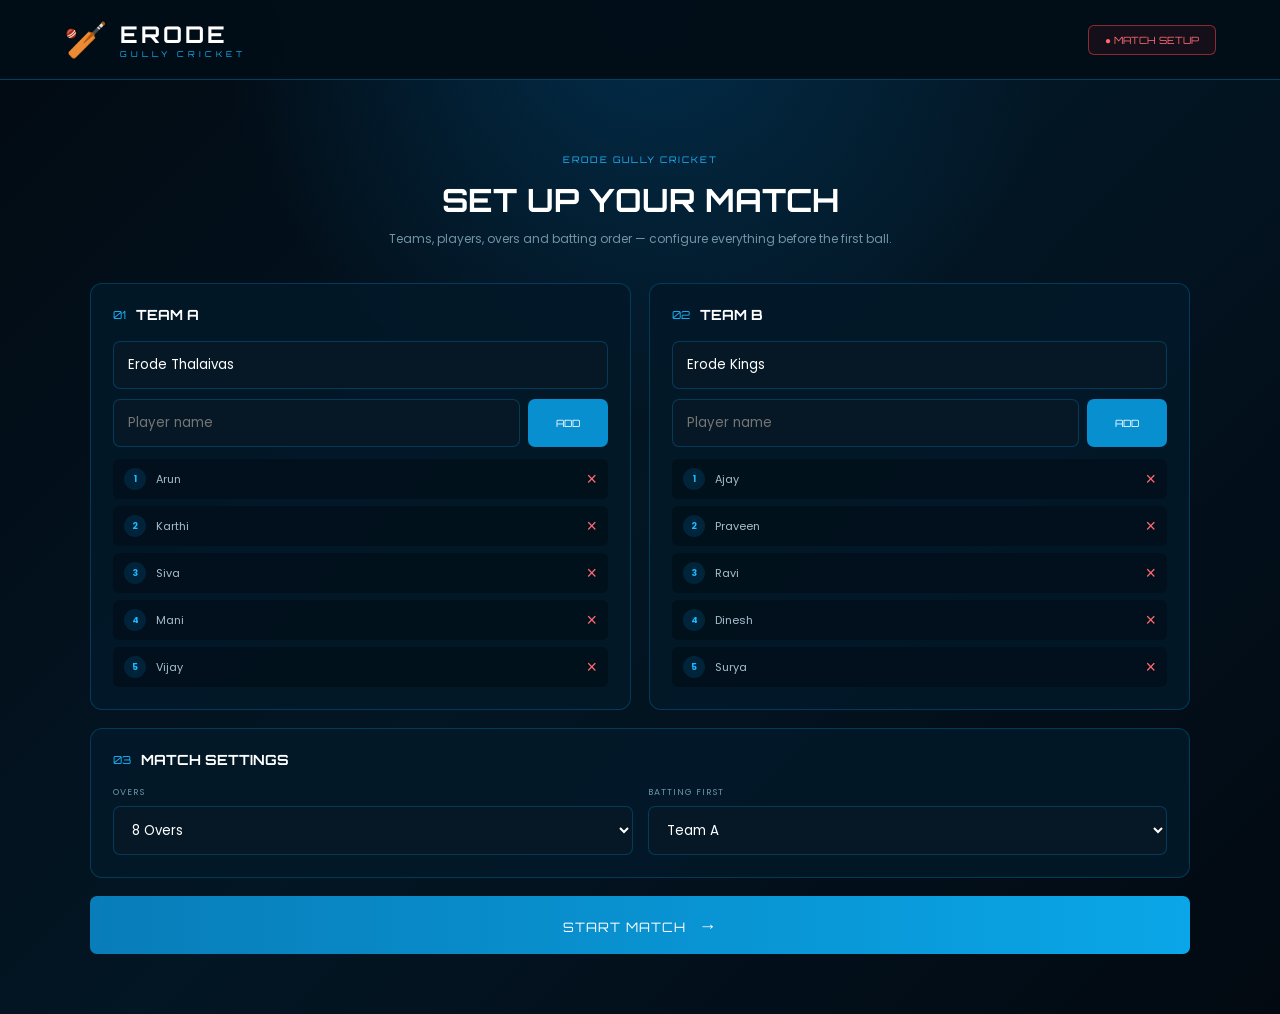
<file: index.html>
<!DOCTYPE html>
<html lang="en">
<head>
<meta charset="UTF-8">
<meta name="viewport" content="width=device-width, initial-scale=1.0">
<title>Erode Gully Cricket - Match Setup</title>
<link rel="stylesheet" href="style.css">
<link href="https://fonts.googleapis.com/css2?family=Orbitron:wght@500;600;700;800&family=Poppins:wght@400;500;600;700&display=swap" rel="stylesheet">
</head>
<body>
<header class="navbar">
    <div class="brand"><div class="brand-icon">🏏</div><div><h1>ERODE</h1><span>GULLY CRICKET</span></div></div>
    <div class="live-badge">● MATCH SETUP</div>
</header>

<main class="container">
    <section class="hero">
        <span class="eyebrow">ERODE GULLY CRICKET</span>
        <h2>SET UP YOUR MATCH</h2>
        <p>Teams, players, overs and batting order — configure everything before the first ball.</p>
    </section>

    <section class="setup-grid">
        <div class="setup-card">
            <div class="section-title"><span>01</span><h3>TEAM A</h3></div>
            <input id="team1Name" placeholder="Team A name" value="Erode Thalaivas">
            <div class="player-input">
                <input id="team1Player" placeholder="Player name">
                <button onclick="addPlayer(1)">ADD</button>
            </div>
            <div id="team1List" class="player-list"></div>
        </div>

        <div class="setup-card">
            <div class="section-title"><span>02</span><h3>TEAM B</h3></div>
            <input id="team2Name" placeholder="Team B name" value="Erode Kings">
            <div class="player-input">
                <input id="team2Player" placeholder="Player name">
                <button onclick="addPlayer(2)">ADD</button>
            </div>
            <div id="team2List" class="player-list"></div>
        </div>

        <div class="setup-card full">
            <div class="section-title"><span>03</span><h3>MATCH SETTINGS</h3></div>
            <div class="settings">
                <label>OVERS
                    <select id="overs">
                        <option value="5">5 Overs</option>
                        <option value="6">6 Overs</option>
                        <option value="8" selected>8 Overs</option>
                        <option value="10">10 Overs</option>
                        <option value="12">12 Overs</option>
                    </select>
                </label>
                <label>BATTING FIRST
                    <select id="battingFirst">
                        <option value="1">Team A</option>
                        <option value="2">Team B</option>
                    </select>
                </label>
            </div>
        </div>
    </section>

    <button class="start-btn" onclick="startMatch()">START MATCH <span>→</span></button>
</main>

<script>
let team1Players = ["Arun", "Karthi", "Siva", "Mani", "Vijay"];
let team2Players = ["Ajay", "Praveen", "Ravi", "Dinesh", "Surya"];

function renderPlayers(team) {
    const arr = team === 1 ? team1Players : team2Players;
    const box = document.getElementById(`team${team}List`);
    box.innerHTML = arr.map((p,i)=>`
        <div class="player-row">
            <span><b>${i+1}</b>${escapeHtml(p)}</span>
            <button onclick="removePlayer(${team},${i})">×</button>
        </div>`).join("");
}
function addPlayer(team) {
    const input = document.getElementById(`team${team}Player`);
    const name = input.value.trim();
    if (!name) return;
    const arr = team === 1 ? team1Players : team2Players;
    arr.push(name);
    input.value = "";
    renderPlayers(team);
}
function removePlayer(team,index) {
    const arr = team === 1 ? team1Players : team2Players;
    if (arr.length <= 2) return alert("Minimum 2 players required.");
    arr.splice(index,1);
    renderPlayers(team);
}
function escapeHtml(s) {
    return s.replace(/[&<>"']/g,c=>({"&":"&amp;","<":"&lt;",">":"&gt;",'"':"&quot;","'":"&#039;"}[c]));
}
function startMatch() {
    const team1 = document.getElementById("team1Name").value.trim();
    const team2 = document.getElementById("team2Name").value.trim();
    const battingTeam = Number(document.getElementById("battingFirst").value);
    if (!team1 || !team2) return alert("Enter both team names.");
    if (team1Players.length < 2 || team2Players.length < 2) return alert("Each team needs at least 2 players.");

    const data = {
        team1, team2, team1Players, team2Players,
        overs: Number(document.getElementById("overs").value),
        battingTeam,
        score: 0, wickets: 0, balls: 0,
        innings: 1, firstInningsScore: null, target: null
    };
    localStorage.setItem("erodeCricketMatch", JSON.stringify(data));
    location.href = "live.html";
}
renderPlayers(1);
renderPlayers(2);
</script>
</body>
</html>
</file>
<file: style.css>
*{margin:0;padding:0;box-sizing:border-box}
body{min-height:100vh;background:radial-gradient(circle at 50% 0%,rgba(0,130,210,.25),transparent 35%),linear-gradient(135deg,#020a12,#031624,#020911);color:#fff;font-family:Poppins,sans-serif}
.navbar{height:80px;padding:0 5%;display:flex;align-items:center;justify-content:space-between;background:rgba(2,13,23,.95);border-bottom:1px solid rgba(0,160,240,.35)}
.brand{display:flex;align-items:center;gap:12px}.brand-icon{font-size:35px}.brand h1{font-family:Orbitron;font-size:23px;letter-spacing:3px}.brand span{display:block;color:#16b6ff;font-family:Orbitron;font-size:8px;letter-spacing:4px}
.live-badge{padding:8px 16px;border-radius:6px;background:rgba(255,50,60,.08);border:1px solid rgba(255,70,80,.5);color:#ff6972;font-family:Orbitron;font-size:10px}.live-badge.live{color:#ff6972}
.container{width:92%;max-width:1100px;margin:auto;padding:35px 0 60px}
.hero{text-align:center;padding:30px 0 35px}.eyebrow{color:#20b7ff;font-family:Orbitron;font-size:9px;letter-spacing:2px}.hero h2{font-family:Orbitron;font-size:32px;margin:10px 0}.hero p{color:#7193a5;font-size:12px}
.setup-grid{display:grid;grid-template-columns:1fr 1fr;gap:18px}.setup-card,.score-card,.info-card,.balls-card,.control-card,.commentary-card{padding:22px;border-radius:12px;background:rgba(3,25,40,.9);border:1px solid rgba(0,140,210,.3)}.setup-card.full{grid-column:1/-1}
.section-title{display:flex;align-items:center;gap:10px;margin-bottom:18px}.section-title span{color:#16b6ff;font-family:Orbitron;font-size:11px}.section-title h3{font-family:Orbitron;font-size:14px}
input,select{width:100%;padding:13px 14px;border:1px solid rgba(0,140,210,.3);border-radius:7px;background:#061825;color:#fff;outline:none;font-family:Poppins}select{cursor:pointer}
.player-input{display:grid;grid-template-columns:1fr 80px;gap:8px;margin-top:10px}.player-input button,.start-btn,.result-box button{border:0;border-radius:7px;background:#078fd0;color:white;font-family:Orbitron;font-size:10px;cursor:pointer}
.player-list{margin-top:12px;display:grid;gap:7px}.player-row{display:flex;justify-content:space-between;align-items:center;padding:9px 11px;background:rgba(0,10,18,.5);border-radius:6px;color:#a7bfca;font-size:11px}.player-row span{display:flex;gap:10px;align-items:center}.player-row b{width:22px;height:22px;display:grid;place-items:center;border-radius:50%;background:rgba(0,150,230,.15);color:#1bb8ff;font-size:9px}.player-row button{border:0;background:none;color:#ff6972;font-size:18px;cursor:pointer}
.settings{display:grid;grid-template-columns:1fr 1fr;gap:15px}.settings label{color:#6c91a3;font-size:9px;letter-spacing:1px}.settings select{margin-top:7px}
.start-btn{width:100%;height:58px;margin-top:18px;background:linear-gradient(90deg,#087db9,#0aa6e7);font-size:13px;letter-spacing:1px}.start-btn span{font-size:18px;margin-left:8px}
.match-header{display:grid;grid-template-columns:1fr auto 1fr;align-items:center;gap:30px;padding:22px;margin-bottom:18px;border:1px solid rgba(0,150,230,.3);border-radius:12px;background:rgba(3,28,45,.8)}.match-header p{color:#4d8aa8;font-size:9px;letter-spacing:2px}.match-header h2{margin-top:5px;font-family:Orbitron;font-size:19px}.match-header .right{text-align:right}.vs-box{width:55px;height:55px;display:grid;place-items:center;border-radius:50%;border:1px solid #087db9;background:rgba(0,140,220,.1);color:#16b5ff;font-family:Orbitron;font-size:12px}
.score-card{padding:30px;background:linear-gradient(135deg,rgba(0,70,110,.4),rgba(2,20,32,.95))}.score-top{display:flex;align-items:center;justify-content:space-between}.score-top h1{font-family:Orbitron;font-size:65px;line-height:1.05;margin-top:5px}.score-top p{color:#7095a9;font-size:11px;margin-top:10px}.run-rate{min-width:150px;padding:20px;text-align:center;border-radius:10px;background:rgba(0,15,25,.55)}.run-rate span,.target-box span{display:block;color:#638da4;font-size:9px;letter-spacing:1px}.run-rate strong{display:block;color:#19b7ff;font-family:Orbitron;font-size:27px;margin-top:7px}.target-box{display:grid;grid-template-columns:1fr 1fr;gap:12px;margin-top:25px}.target-box>div{padding:15px 18px;display:flex;align-items:center;justify-content:space-between;border-radius:7px;background:rgba(0,10,18,.5)}.target-box strong{font-family:Orbitron;font-size:18px}
.players-grid{display:grid;grid-template-columns:1fr 1fr;gap:18px;margin-top:18px}.card-title{display:flex;align-items:center;justify-content:space-between;padding-bottom:15px;margin-bottom:10px;border-bottom:1px solid rgba(0,140,210,.2);color:#8eb0c1;font-size:10px;letter-spacing:1px}.card-title small{color:#20b7ff;font-size:8px}.batsman{min-height:58px;display:flex;align-items:center;gap:12px;padding:8px;margin-top:5px;border-radius:7px;background:rgba(0,15,25,.45)}.player-avatar,.bowler-avatar{width:38px;height:38px;display:grid;place-items:center;border-radius:7px;background:rgba(0,150,230,.12);color:#1ab7ff;font-family:Orbitron;font-size:11px}.player-info{flex:1}.player-info strong{display:block;font-size:11px}.player-info span{color:#658da3;font-size:9px}.striker{color:#2bd9ff}.bowler-main{display:flex;align-items:center;gap:12px;padding:10px}.bowler-main strong{display:block;font-size:13px}.bowler-main span{display:block;margin-top:5px;color:#658da3;font-size:9px}.bowler-details{display:grid;grid-template-columns:repeat(3,1fr);margin-top:5px}.bowler-details div{text-align:center;padding:8px;border-right:1px solid rgba(0,140,210,.2)}.bowler-details div:last-child{border:0}.bowler-details span{display:block;color:#5d879e;font-size:8px}.bowler-details b{display:block;margin-top:4px;font-family:Orbitron;font-size:13px}
.balls-card,.control-card,.commentary-card{margin-top:18px}.balls{display:flex;gap:10px}.balls>div{width:43px;height:43px;display:grid;place-items:center;border-radius:50%;background:rgba(0,90,140,.15);border:1px solid rgba(0,130,190,.25);font-family:Orbitron;font-size:10px;color:#426477}.balls .blue{color:#20b8ff}.balls .danger{color:#ff6972}.balls .yellow{color:#f4c54f}
.control-header{display:flex;align-items:center;justify-content:space-between}.control-header span{color:#1bb6ff;font-size:9px;letter-spacing:2px}.control-header h2{margin-top:4px;font-size:18px}.undo-btn{padding:9px 15px;border:1px solid rgba(0,140,210,.35);border-radius:6px;background:rgba(0,100,150,.1);color:#79a4b8;cursor:pointer}.run-buttons{display:grid;grid-template-columns:repeat(5,1fr);gap:10px;margin-top:20px}.run-buttons button{height:55px;border:1px solid rgba(0,160,240,.4);border-radius:7px;background:rgba(0,130,210,.1);color:#1bb8ff;font-family:Orbitron;font-size:16px;cursor:pointer}.run-buttons button:hover{background:#078fd0;color:#fff}.special-buttons{display:grid;grid-template-columns:repeat(4,1fr);gap:10px;margin-top:10px}.special-buttons button{height:45px;border:1px solid rgba(100,140,160,.3);border-radius:7px;background:rgba(0,15,25,.7);color:#a1bdca;font-size:9px;font-weight:600;cursor:pointer}.wicket{color:#ff6972!important}.wide{color:#f4c54f!important}.noball{color:#b993ff!important}.comment-item{padding:11px;border-bottom:1px solid rgba(0,140,210,.12);color:#a6bdc9;font-size:10px}.comment-item strong{color:#1bb7ff}.no-commentary{padding:12px;color:#64889d;font-size:10px}
.modal-overlay,.result-overlay{position:fixed;inset:0;display:none;align-items:center;justify-content:center;padding:20px;background:rgba(0,0,0,.78);backdrop-filter:blur(8px);z-index:9999}.modal-overlay.active,.result-overlay.active{display:flex}.modal-box,.result-box{position:relative;width:100%;max-width:430px;padding:30px;border-radius:15px;background:linear-gradient(145deg,#06243a,#020d16);border:1px solid rgba(0,170,240,.5);box-shadow:0 20px 70px rgba(0,0,0,.7)}.close-modal{position:absolute;top:12px;right:15px;width:30px;height:30px;border:0;border-radius:50%;background:rgba(255,255,255,.08);color:#fff;font-size:20px;cursor:pointer}.modal-label,.result-box>span{color:#1bb7ff;font-family:Orbitron;font-size:9px;letter-spacing:2px}.modal-box h2,.result-box h2{margin:8px 0 20px;font-family:Orbitron;font-size:20px}.player-options{display:grid;gap:10px}.player-option{width:100%;padding:15px;display:flex;align-items:center;gap:12px;border:1px solid rgba(0,140,210,.25);border-radius:8px;background:rgba(0,40,60,.5);color:#fff;cursor:pointer;text-align:left}.player-option:hover{border-color:#12b5ff}.player-number{width:32px;height:32px;display:grid;place-items:center;border-radius:50%;background:rgba(0,160,230,.15);color:#1bb8ff;font-family:Orbitron;font-size:10px}.player-option-name{font-size:12px;font-weight:600}
.result-box{text-align:center}.trophy{font-size:60px;margin-bottom:10px}.result-box h2{font-size:24px;margin:10px 0}.result-box p{color:#87a8b7;font-size:12px;margin-bottom:22px}.result-box button{padding:14px 22px}
@media(max-width:750px){.setup-grid,.players-grid{grid-template-columns:1fr}.setup-card.full{grid-column:auto}.match-header{grid-template-columns:1fr;text-align:center}.match-header .right{text-align:center}.vs-box{margin:auto}.score-top{flex-direction:column;align-items:flex-start;gap:20px}.run-rate{width:100%}.run-buttons{grid-template-columns:repeat(3,1fr)}.special-buttons{grid-template-columns:1fr 1fr}}
@media(max-width:500px){.container{width:94%}.score-card{padding:20px}.score-top h1{font-size:50px}.target-box{grid-template-columns:1fr}.balls{gap:6px}.balls>div{width:37px;height:37px}.run-buttons button{height:48px}.settings{grid-template-columns:1fr}}
</file>
